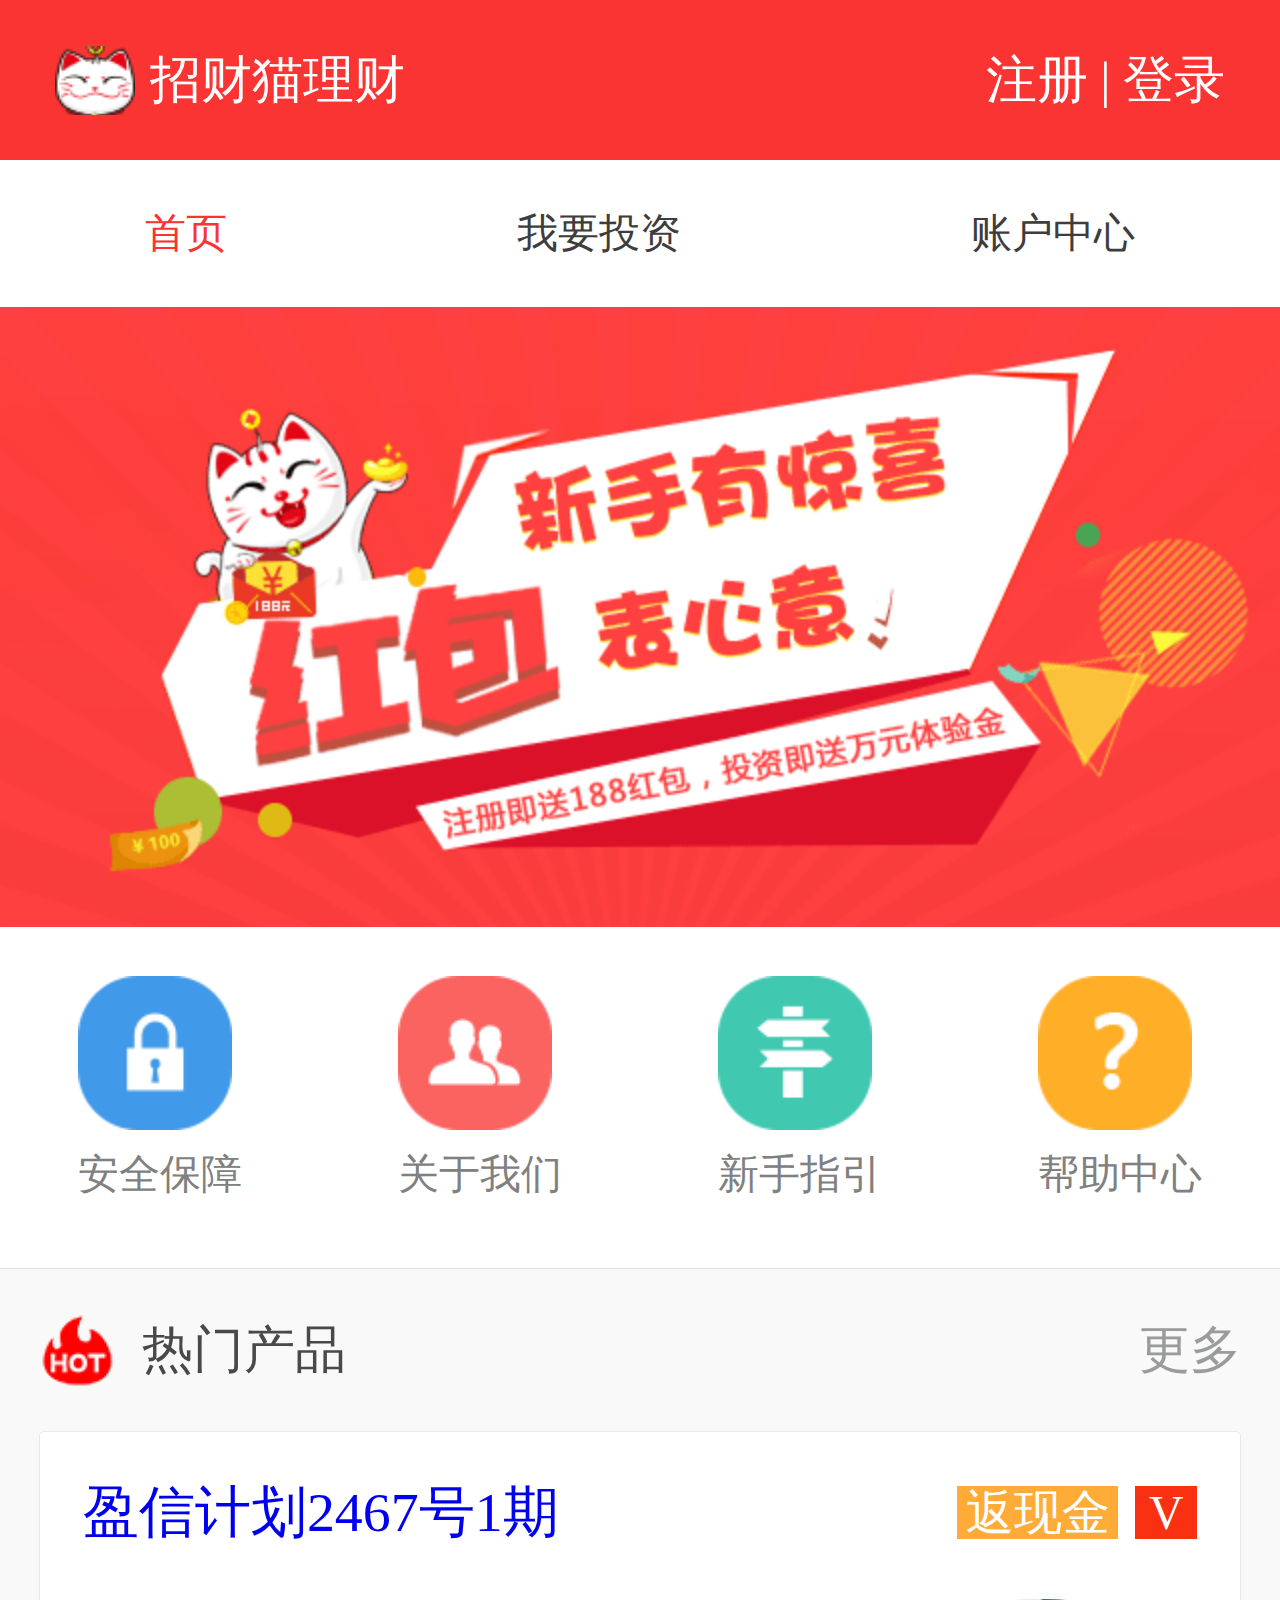
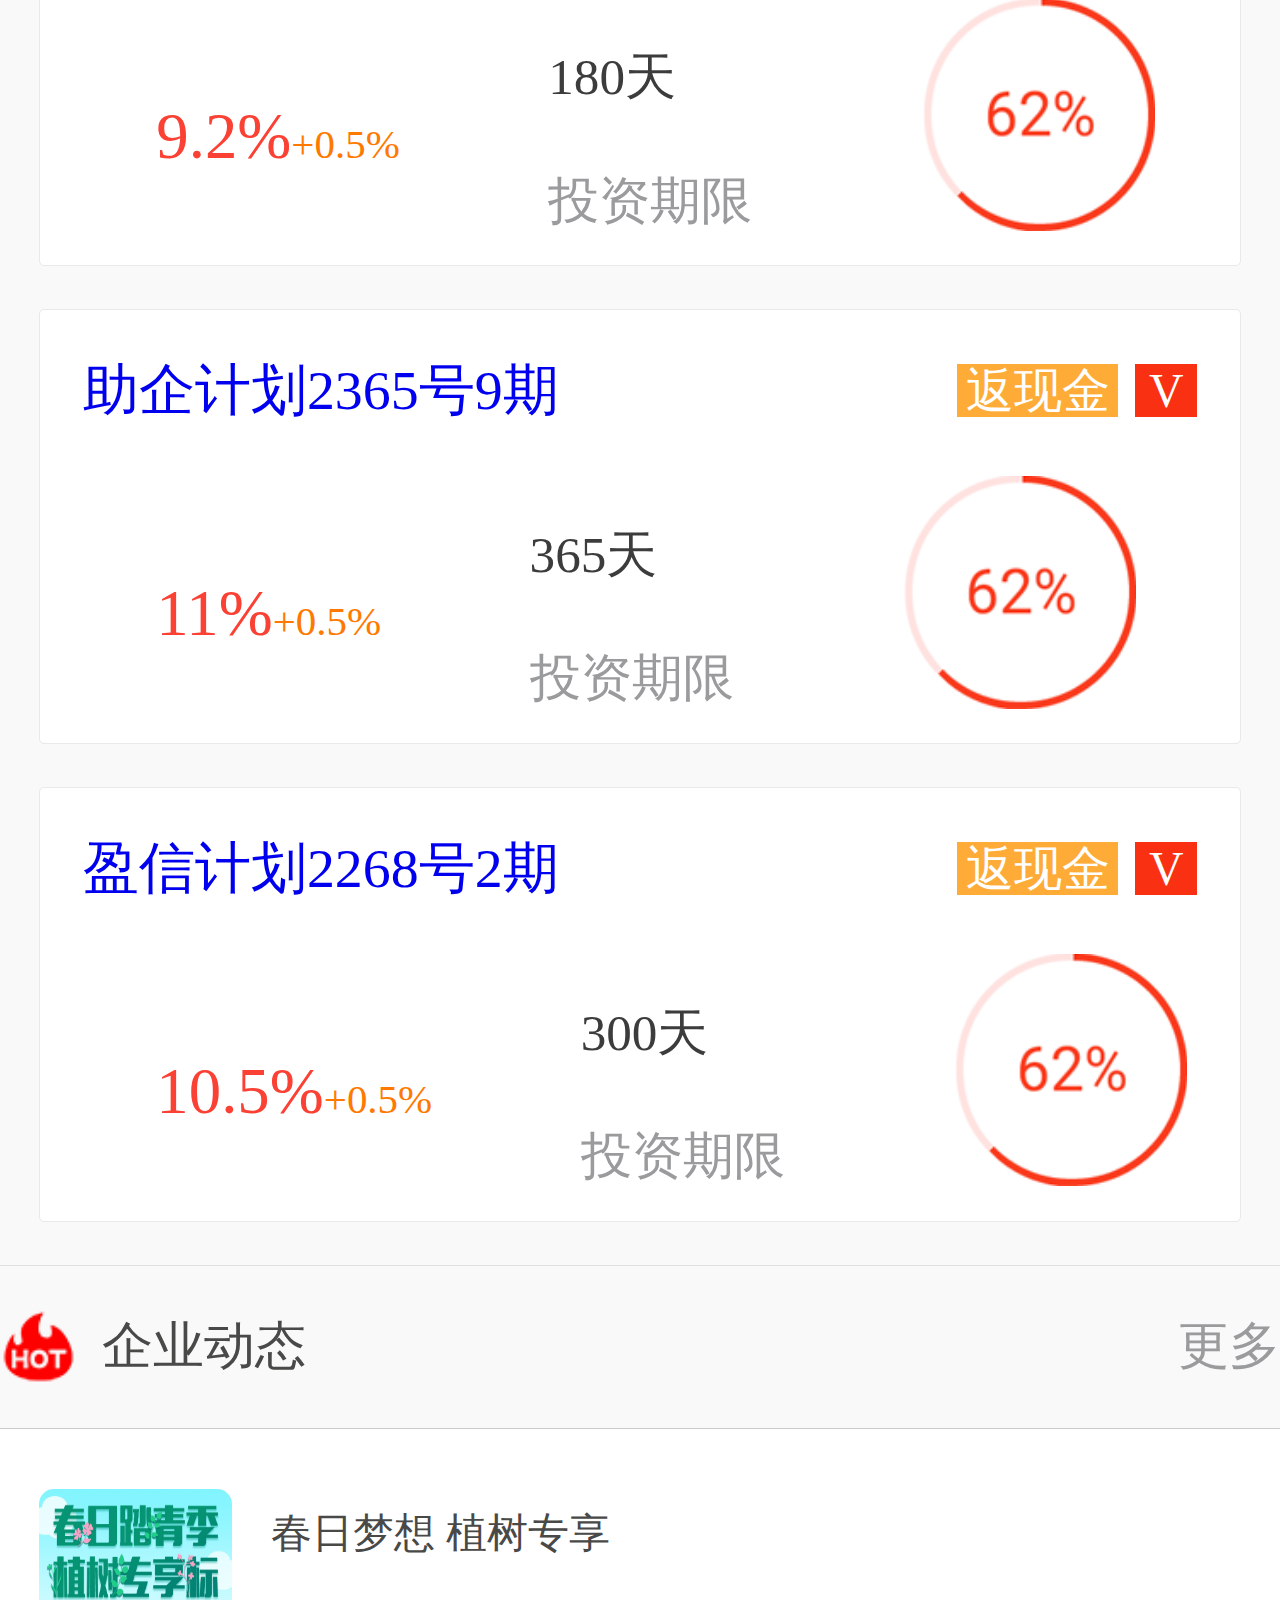
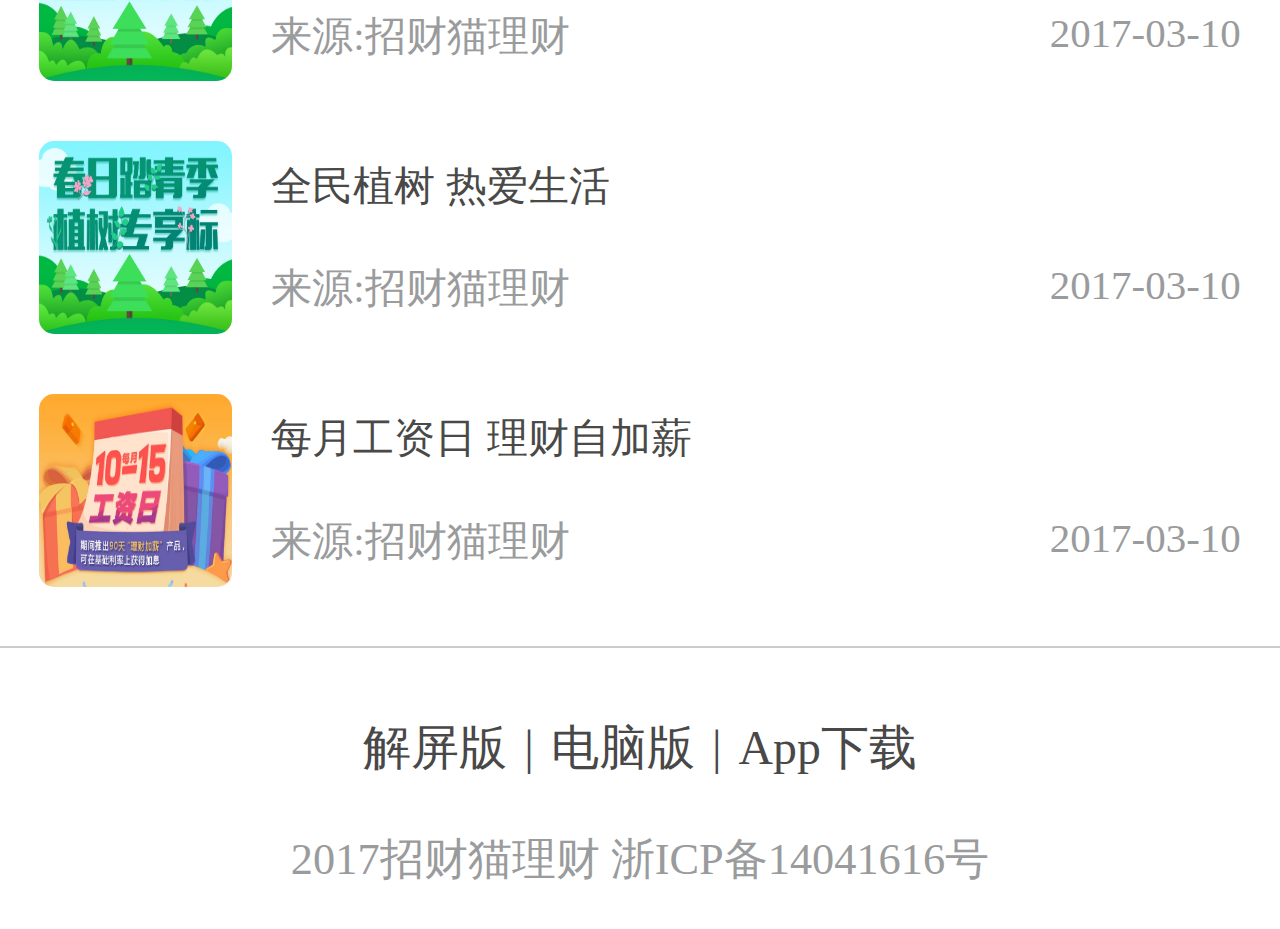
<file: index.html>
<!DOCTYPE html>
<html lang="en">

<head>
    <meta charset="UTF-8">
    <meta name="viewport" content="width=device-width, initial-scale=1.0">
    <title>招财猫</title>
    <link rel="stylesheet" href="./css/reset.css">
    <link rel="stylesheet" href="./css/index.css">
    <script>
        // rem适配
        window.onload = function () {
            let fs = document.documentElement.clientWidth * 75 / 750;
            document.querySelector("html").style.fontSize = fs + "px";
        }
    </script>
</head>

<body>
    <!-- header start -->
    <header>
        <div class="logo">
            <a href="#">
                <h1>招财猫理财</h1>
            </a>
        </div>
        <div class="loginArea">
            <a href="#">注册</a> | <a href="#">登录</a>
        </div>
    </header>
    <!-- header end -->

    <!-- topmenu start -->
    <div class="topmenu">
        <a class="current" href="#">首页</a>
        <a href="#">我要投资</a>
        <a href="#">账户中心</a>
    </div>
    <!-- topmenu end -->

    <!-- 轮播图 start -->
    <div class="swiper">
        <a href="#"><img src="./img/slider2.jpg" alt=""></a>
    </div>
    <!-- 轮播图 end -->

    <!-- nav start -->
    <div class="quicklinks">
        <a href="#">
            <img src="./img/home_ico_01.png" alt="">
            <p>安全保障</p>
        </a>
        <a href="#">
            <img src="./img/home_ico_02.png" alt="">
            <p>关于我们</p>
        </a>
        <a href="#">
            <img src="./img/home_ico_03.png" alt="">
            <p>新手指引</p>
        </a>
        <a href="#">
            <img src="./img/home_ico_04.png" alt="">
            <p>帮助中心</p>
        </a>
    </div>
    <!-- nav end -->

    <!-- 热门产品 start -->
    <div class="hot">
        <h2 class="product title"><span>热门产品</span><a href="#">更多</a></h2>
        <ul>
            <li>
                <div class="productName">
                    <a href="./detail.html">
                        <h3>盈信计划2467号1期</h3>
                    </a>
                    <span><i>返现金</i><em>V</em></span>
                </div>
                <div class="productInfo">
                    <div class="data"><em>9.2%</em><span>+0.5%</span></div>
                    <div class="date">
                        <em>180天</em>
                        <p>投资期限</p>
                    </div>
                    <div class="circle">
                        <img src="./img/cicle.png" alt="">
                    </div>
                </div>
            </li>
            <li>
                <div class="productName">
                    <a href="./detail.html">
                        <h3>助企计划2365号9期</h3>
                    </a>
                    <span><i>返现金</i><em>V</em></span>
                </div>
                <div class="productInfo">
                    <div class="data"><em>11%</em><span>+0.5%</span></div>
                    <div class="date">
                        <em>365天</em>
                        <p>投资期限</p>
                    </div>
                    <div class="circle">
                        <img src="./img/cicle.png" alt="">
                    </div>
                </div>
            </li>
            <li>
                <div class="productName">
                    <a href="./detail.html">
                        <h3>盈信计划2268号2期</h3>
                    </a>
                    <span><i>返现金</i><em>V</em></span>
                </div>
                <div class="productInfo">
                    <div class="data"><em>10.5%</em><span>+0.5%</span></div>
                    <div class="date">
                        <em>300天</em>
                        <p>投资期限</p>
                    </div>
                    <div class="circle">
                        <img src="./img/cicle.png" alt="">
                    </div>
                </div>
            </li>
        </ul>
    </div>
    <!-- 热门产品 end -->

    <!-- 企业动态 start -->
    <div class="new">
        <h2 class="product title"><span>企业动态</span><a href="#">更多</a></h2>
        <ul>
            <li>
                <a href="#">
                    <img src="./img/news20170310144045_植树节专享标题.jpg" alt="">
                    <div>
                        <h4>春日梦想 植树专享</h4>
                        <p><span>来源:招财猫理财</span><span>2017-03-10</span></p>
                    </div>
                </a>
            </li>
            <li>
                <a href="#">
                    <img src="./img/news20170310144045_植树节专享标题.jpg" alt="">
                    <div>
                        <h4>全民植树 热爱生活</h4>
                        <p><span>来源:招财猫理财</span><span>2017-03-10</span></p>
                    </div>
                </a>
            </li>
            <li>
                <a href="#">
                    <img src="./img/news20170309133946_工资日标题.jpg" alt="">
                    <div>
                        <h4>每月工资日 理财自加薪</h4>
                        <p><span>来源:招财猫理财</span><span>2017-03-10</span></p>
                    </div>
                </a>
            </li>
        </ul>
    </div>
    <!-- 企业动态 end -->


    <!-- foot start -->
    <div class="footer">
        <div class="links"><a href="#">解屏版</a><a href="#">|</a><a href="#">电脑版</a><a href="#">|</a><a href="#">App下载</a>
        </div>
        <div class="copyright">2017招财猫理财 浙ICP备14041616号</div>
    </div>
    <!-- foot end -->
</body>

</html>
</file>
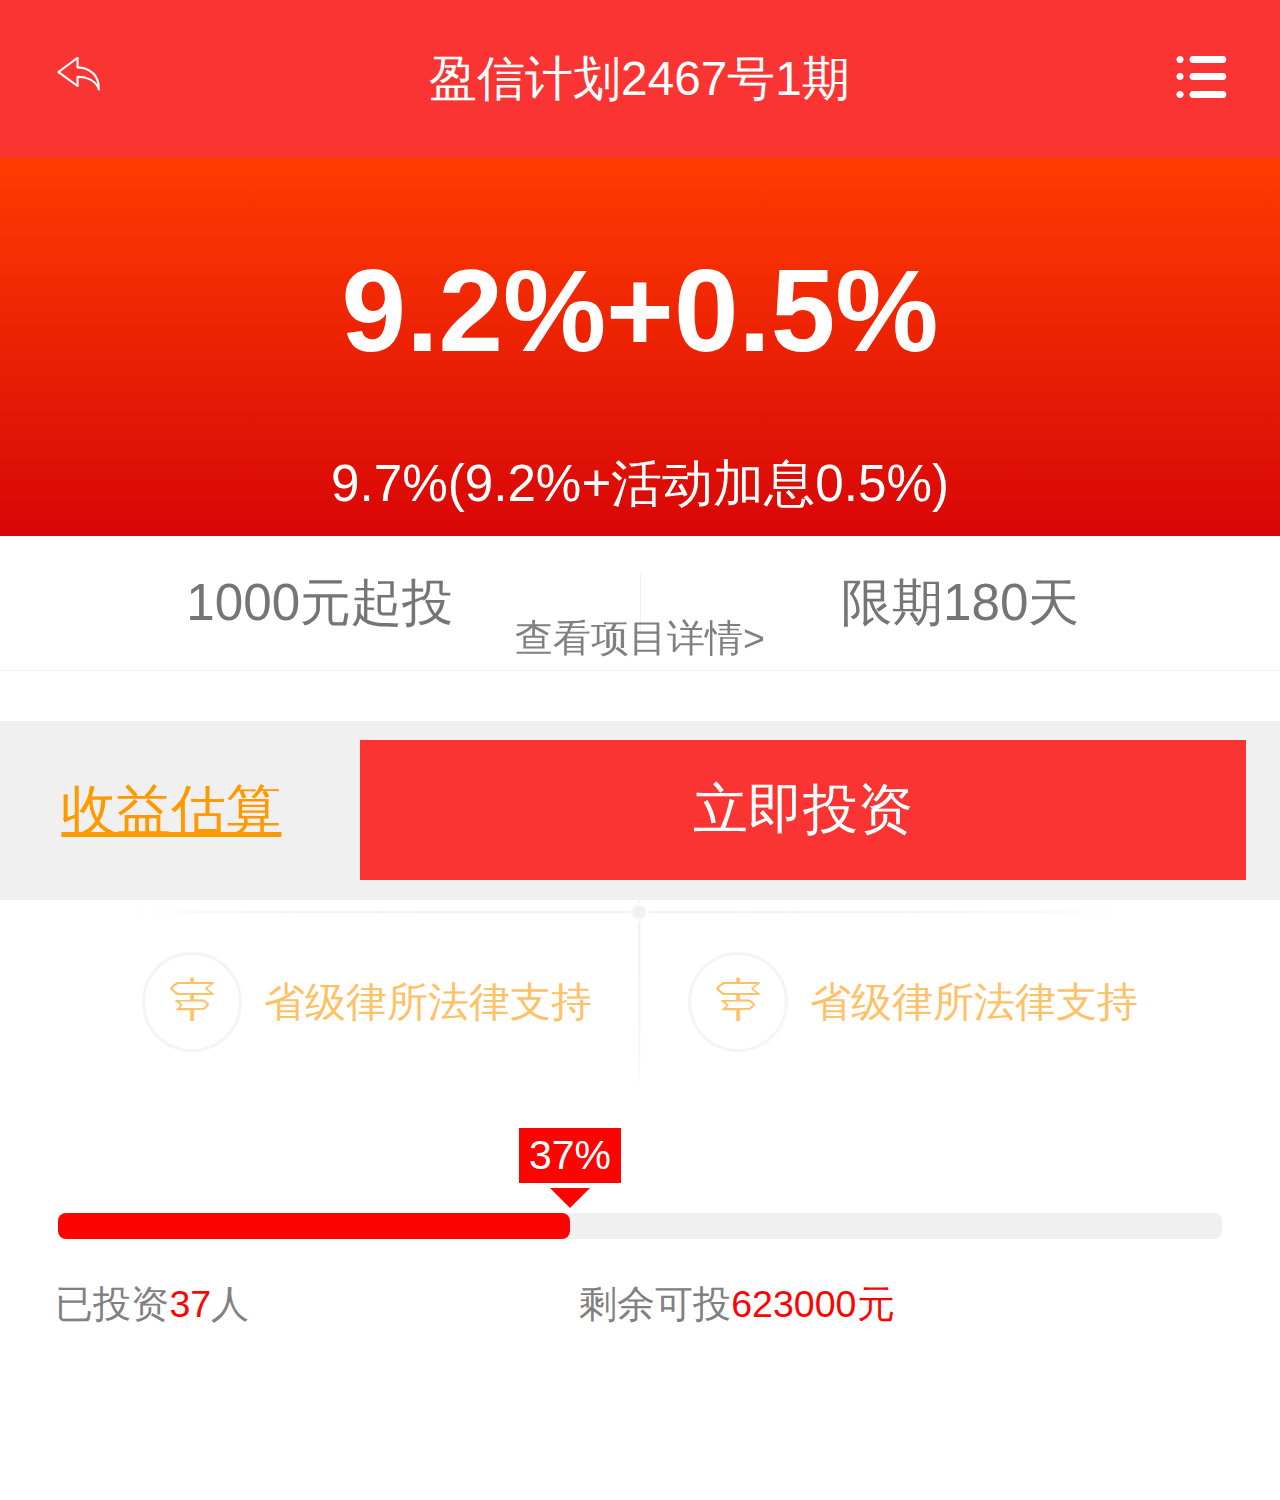
<file: detail.html>
<!DOCTYPE html>
<html lang="en">

<head>
    <meta charset="UTF-8">
    <meta name="viewport" content="width=device-width, initial-scale=1.0">
    <link rel="stylesheet" href="./css/detaicReset.css">
    <link rel="stylesheet" href="./css/iconfont.css">
    <link rel="stylesheet" href="./css/detail.css">
    <script>
        window.onload = function () {
            var fs = document.documentElement.clientWidth / 750 * 100;
            document.querySelector("html").style.fontSize = fs + "px";
        }
    </script>
    <!-- 
        rem适配的原理：  cssrem  调整基准是100
            大屏上面显示大盒子  小屏上面显示小盒子  等比缩放

        不要使用px做单位   rem   rem相对于html根标签的fontsize的大小的为基准的
            750屏  设置html的fs是100px        1rem = 100px
            375屏  设置html的fs是50px         1rem = 50px 
            320屏  设置html的fs是42.666666         1rem = 42.666666
     -->
    <title>详情页</title>
    <style>
        
    </style>
</head>

<body>
    <!-- top区域 start -->
    <header>
        <a href="./index.html"><i class="iconfont icon-fanhui"></i></a>
        <span>盈信计划2467号1期</span>
        <i id="menu" class="iconfont icon-caidan"></i>
    </header>
    <!-- top区域 end -->

    <div class="data">
        <p class="data1"><strong>9.2%+0.5%</strong></p>
        <p class="data2"><em>9.7%(9.2%+活动加息0.5%)</em></p>
    </div>

    <div class="support">
        <div class="keys">
            <span>1000元起投</span>
            <span>限期180天</span>
        </div>
        <div>
            <ul>
                <li>
                    <i class="iconfont icon-xinshouzhiyin "></i>省级律所法律支持
                </li>
                <li>
                    <i class="iconfont icon-xinshouzhiyin "></i>省级律所法律支持
                </li>
                <li>
                    <i class="iconfont icon-xinshouzhiyin "></i>省级律所法律支持
                </li>
                <li>
                    <i class="iconfont icon-xinshouzhiyin "></i>省级律所法律支持
                </li>
            </ul>
        </div>
    </div>

    <div class="process">
        <div class="pro-wrap">
            <!-- 真实的元素 -->
            <div class="pro-front"></div>
            <div class="pro-block">37%</div>
        </div>
        <p class="pro-info">
            <span>已投资<em>37</em>人</span>
            <span>剩余可投<em>623000<em>元</span>
        </p>
    </div>

    <div class="footerlink">
        <p><a href="">查看项目详情></a></p>
    </div>

    <footer>
        <a href="#" class="earnings">收益估算</a>
        <a href="#" class="investment">立即投资</a>
    </footer>

    <div class="mask" id="mask">
        <div class="nav">
            <a href="#">
                <i class="iconfont icon-zhuye"></i>
                <span>主页</span>
            </a>
            <a href="#">
                <i class="iconfont icon-suo"></i>
                <span>安全保障</span>
            </a>
            <a href="#">
                <i class="iconfont icon-touzi"></i>
                <span>我要投资</span>
            </a>
            <a href="#">
                <i class="iconfont icon-jiaruwomen"></i>
                <span>账户中心</span>
            </a>
        </div>
    </div>

    <script>
        // 得到蒙版和nav小导航
        let mask = document.getElementById("mask");
        // 得到菜单小按钮
        let menu = document.getElementById("menu");
        // 给按钮注册一个点击事件  
        // 当事件发生时  会调用后面的function(){}这个函数
        menu.onclick = function(){
            mask.style.display = "block";
        }
    </script>
</body>

</html>
</file>
<file: css/index.css>
/* -------- 顶部样式start -------- */
header{
    display: flex;
    justify-content: space-between;
    align-items: center;
    height: 1.253333rem;
    background-color: #fa3432;
    font-size: .4rem;
    padding: 0rem .426667rem 0rem .426667rem;
}
header a{
    color: #fff;
}
header .loginArea{
    color: #fff;
}
header .logo{
    /* height: .653333rem;
    line-height: .653333rem; */

    padding-left: .746667rem;
    background: url("../img/logo.png") no-repeat left center;
    background-size: .626667rem .653333rem;
}
header .logo h1{
    font-size: .4rem;
}
/* -------- 顶部样式end -------- */

/* -------- topmenu start -------- */
.topmenu{
    background-color: #fff;
    display: flex;
    justify-content: space-around;
    align-items: center;
    height: 1.146667rem;
    font-size: .32rem;
}
.topmenu a{
    color: #3e3d3d;
}
.topmenu .current{
    color: #fa3432;
}
/* -------- topmenu end -------- */

/* -------- 轮播图 start -------- */
.swiper{
    height: 4.84rem;
}
.swiper img{
    width: 100%;
}
/* -------- 轮播图 end -------- */

/* -------- nav start -------- */
.quicklinks{
    display: flex;
    justify-content: space-around;
    align-items: center;
    background-color: #fff;
    height: 2.666667rem;
}
.quicklinks a{
    color: #808080;
    font-size: .32rem;
}
.quicklinks a p{
    margin: .133333rem 0rem .133333rem 0rem;
}
.quicklinks a img{
    width: 1.2rem;
    height: 1.2rem;
}
/* -------- nav end -------- */



/* -------- 热门产品 start -------- */
.hot{
    border-top: 1px solid #e0e0df;
    padding: 0rem .306667rem 0rem .306667rem;
}
.hot .title{
    display: flex;
    justify-content: space-between;
    align-items: center;
    height: 1.266667rem;
    color: #494948;
    background-color: #f9f9f9;
    font-size: .4rem;
    padding-left: .8rem;
    background: url("../img/home_ico_09.png") no-repeat left center;
    background-size: .6rem .6rem;
}
.hot .title a{
    color: #9a9b9c;
}
.hot ul li{
    background-color: #fff;
    height: 3.4rem;
    margin-bottom: .333333rem;
    padding: .333333rem;
    border: 1px solid #e9e9e8;
    border-radius: 5px;
}
.hot ul li .productName{
    display: flex;
    justify-content: space-between;
    align-items: center;
    font-size: .373333rem;
}
.hot ul li .productInfo{
    display: flex;
    margin-top: .373333rem;
}
.hot ul li .productInfo .data{
    height: 1.813333rem;
    line-height: 1.813333rem;
    margin-left: .573333rem;
}
.hot ul li .productInfo .data em{
    font-size: .506667rem;
    color: #fb4034;
}
.hot ul li .productInfo .data span{
    font-size: .32rem;
    color: #ff7900;
}

.hot ul li .productInfo .date{
    height: 1.813333rem;
    padding-top: .346667rem;
    margin-left: 1.16rem;
    color: #9a9b9c;
    font-size: .4rem;
}
.hot ul li .productInfo .date em{
    color: #3d3c3c;
    display: block;
    margin-bottom: .426667rem;
}

.hot ul li .productInfo .circle{
    margin-left: 1.333333rem
}
.hot ul li .productInfo .circle img{
    width: 1.813333rem;
    height: 1.813333rem;
}
.hot ul li .productName span i{
    height: .4rem;
    width: .44rem;
    font-size: .373333rem;
    background-color: #ffab37;
    color: #fff;
    padding: 0rem .066667rem 0rem .066667rem;
}
.hot ul li .productName span em {
    width: .4rem;
    height: .4rem;
    font-size: .373333rem;
    background-color: #fa3012;
    color: #fff;
    padding: 0rem .106667rem 0rem .106667rem;
    margin-left: .133333rem;
}
/* -------- 热门产品 end -------- */


/* -------- 企业动态 start -------- */
.new{
    border-top: 1px solid #e0e0df;
    /* padding: 0rem .306667rem 0rem .306667rem; */
}
.new .title{
    display: flex;
    justify-content: space-between;
    align-items: center;
    height: 1.266667rem;
    color: #494948;
    background-color: #f9f9f9;
    font-size: .4rem;
    padding-left: .8rem;
    background: url("../img/home_ico_09.png") no-repeat left center;
    background-size: .6rem .6rem;
}
.new .title a{
    color: #9a9b9c;
}
.new ul{
    border-top: 1px solid #ccc;
    border-bottom: 1px solid #ccc;
    padding:.466667rem .306667rem 0rem .306667rem;
    background-color: #fff;
}

.new ul li{
    margin-bottom: .466667rem;
}
.new ul li a{
    height: 1.506667rem;
    display: flex;
    align-items: center;
    font-size: .32rem;
    color: #494948;
}
.new ul li a h4{
    margin-bottom: .373333rem;
}
.new ul li a div{
    flex: 1;
}
.new ul li a p{
    display: flex;
    color: #9a9b9c;
    justify-content: space-between;
}
.new ul li a img{
    width: 1.506667rem;
    height: 1.506667rem;
    margin-right: .306667rem;
    border-radius: 15px;
}
/* -------- 企业动态 end -------- */

/* -------- foot start -------- */
.footer {
    border-top: 1px solid #ccc;
    background-color: #fff;
    /* margin: 0.30666667rem 0rem 0rem 0rem; */
    height: 2.2rem;
    /* padding: 0.6rem 0rem 0rem 0rem; */
    text-align: center;
  }
  .footer .links {
    margin: 0rem 0rem 0.26666667rem 0rem;
  }
  .footer .links a {
    margin: 0rem 0.06666667rem 0rem 0.06666667rem;
    color: #494848;
    font-size: 0.37333333rem;
  }
  .footer .copyright {
    color: #9a9b9c;
    font-size: 0.34666667rem;
  }
/* -------- foot end -------- */
</file>
<file: css/iconfont.css>
@font-face {font-family: "iconfont";
  src: url('../font/iconfont.eot?t=1494812464862'); /* IE9*/
  src: url('../font/iconfont.eot?t=1494812464862#iefix') format('embedded-opentype'), /* IE6-IE8 */
  url('../font/iconfont.woff?t=1494812464862') format('woff'), /* chrome, firefox */
  url('../font/iconfont.ttf?t=1494812464862') format('truetype'), /* chrome, firefox, opera, Safari, Android, iOS 4.2+*/
  url('../font/iconfont.svg?t=1494812464862#iconfont') format('svg'); /* iOS 4.1- */
}

.iconfont {
  font-family:"iconfont" !important;
  font-size:16px;
  font-style:normal;
  -webkit-font-smoothing: antialiased;
  -moz-osx-font-smoothing: grayscale;
}

.icon-zhuye:before { content: "\3478"; }

.icon-vip:before { content: "\3434"; }

.icon-fanhui:before { content: "\f000c"; }

.icon-chongzhi:before { content: "\f029c"; }

.icon-wenti:before { content: "\f00bd"; }

.icon-shouji:before { content: "\e625"; }

.icon-tubiao3:before { content: "\e6e3"; }

.icon-caidan:before { content: "\e6dc"; }

.icon-iconfontzhuce:before { content: "\e639"; }

.icon-home:before { content: "\e6b8"; }

.icon-iconziti10:before { content: "\e613"; }

.icon-faxian:before { content: "\e623"; }

.icon-suo:before { content: "\e681"; }

.icon-shouji1:before { content: "\e795"; }

.icon-dianhua:before { content: "\e621"; }

.icon-icon02:before { content: "\e604"; }

.icon-liwu:before { content: "\e647"; }

.icon-shangjia:before { content: "\e65a"; }

.icon-chazhao:before { content: "\e65c"; }

.icon-jiarugouwuche:before { content: "\e640"; }

.icon-faxian1:before { content: "\e608"; }

.icon-re:before { content: "\e61d"; }

.icon-renzheng:before { content: "\e646"; }

.icon-gouwuche:before { content: "\e6ff"; }

.icon-saomiao:before { content: "\e669"; }

.icon-vip1:before { content: "\e680"; }

.icon-book:before { content: "\e60d"; }

.icon-xin:before { content: "\e60e"; }

.icon-xiaoxi:before { content: "\e628"; }

.icon-order:before { content: "\e614"; }

.icon-lock-fill:before { content: "\e615"; }

.icon-wode:before { content: "\e60f"; }

.icon-xiuli0:before { content: "\e776"; }

.icon-qidong:before { content: "\e66e"; }

.icon-touzi:before { content: "\e643"; }

.icon-huiyuan:before { content: "\e62f"; }

.icon-552cc60056679:before { content: "\e619"; }

.icon-qiandao:before { content: "\e977"; }

.icon-zhengmian:before { content: "\e601"; }

.icon-shouhuo:before { content: "\f000f"; }

.icon-iconset0204:before { content: "\e667"; }

.icon-gengduo:before { content: "\e627"; }

.icon-qianbao:before { content: "\e6e2"; }

.icon-wenhao:before { content: "\e62a"; }

.icon-shouye:before { content: "\e605"; }

.icon-pay:before { content: "\e622"; }

.icon-icon:before { content: "\e600"; }

.icon-artboard13:before { content: "\e7e0"; }

.icon-zhiyin:before { content: "\e651"; }

.icon-buoumaotubiao45:before { content: "\e629"; }

.icon-icon4:before { content: "\e60a"; }

.icon-jiaruwomen:before { content: "\e735"; }

.icon-weibiaoti--:before { content: "\e803"; }

.icon-mao:before { content: "\e5fb"; }

.icon-xinshouzhiyin:before { content: "\e648"; }

.icon-start:before { content: "\e66b"; }

.icon-dianhuaqia:before { content: "\e77c"; }

.icon-women:before { content: "\e606"; }
</file>
<file: css/detail.css>
body{
    height: 1500px; 
}
header{
    background-color: #fa3432;
    height: .92rem;
    display: flex;
    justify-content: space-between;
    align-items: center;
    font-size: .28rem;
    color: #fff;
    padding-left: .31rem;
    padding-right: .31rem;
}
header a{
    color: #fff;
}

header .iconfont{
    font-size: .3rem;
}
/* -------------- */
.data{
    height: 2.22rem;
    color: #fff;
    text-align: center;
    padding-top: .5rem;
    background: linear-gradient(to bottom,#ff3c01,#d80607);
}
.data .data1{
    font-size: .68rem;
    margin-bottom: .42rem;
}
.data .data2{
    font-size: .3rem;
}

/* ------------------- */
.support{ }
.support .keys{ 
    height: .79rem;
    font-size: .3rem;
    color: #757575;
    display: flex;
    justify-content: space-around;
    align-items: center;
    border-bottom: 1px solid #f1f0f0;
}
.support .keys span{
    width: 50%;
    text-align: center;
}
/* 选中第1个span */
.support .keys span:first-child{  
    border-right: 1px solid #f1f0f0;
}

/* ------------------------ */

.support ul{
    width: 6.4rem;
    height: 2.03rem;
    margin: .4rem auto 0rem;
    display: flex;
    flex-wrap: wrap;
    align-content: space-around;
    background: url("../img/detail_icon_bg.png") no-repeat;
    background-size: 100% 100%;
}
.support ul li{
    width: 50%;
    height: .55rem;
    line-height: .55rem;
    color: #ffc166;
    font-size: .24rem;
    text-align: center;
}
.support ul li .iconfont{
    display: inline-block;
    width: .55rem;
    height: .55rem;
    font-size: .26rem;
    border: 3px solid #f5f5f4;
    border-radius: 50%;
    margin-right: .13rem;
}

/* ------------------------ */
.process{
    margin-top: .75rem;
}

.process .pro-wrap{
    position: relative;
    width: 6.82rem;
    height: .15rem;
    margin: 0 auto;
    background-color: #f0f0f0;
    border-radius: 8px;
}
.process .pro-wrap .pro-front{
    position: absolute;
    top: 0;
    left: 0;
    width: 3rem;
    height: 0.15rem;
    background-color: #fb0502;
    border-radius: 8px;
}
.process .pro-wrap .pro-block{
    position: absolute; /* 此行代码此时就充当了参考点 */
    top: -0.5rem;
    left: 2.7rem;
    width: .6rem;
    height: .32rem;
    line-height: .32rem;
    text-align: center;
    color: #fff;
    background-color: #fb0502;
    font-size: .24rem;
}
/* 通过伪元素创建一个三角 */
.process .pro-wrap .pro-block:after{
    content: "";
    display: block;
    width: 0;
    height: 0;
    border: .12rem solid transparent;
    border-top: .12rem solid #fb0502;
    position: absolute;
    left: 50%;
    top: .35rem;
    /* CSS3中的属性  暂时了解  使用平移 */
    transform: translateX(-50%);
}

.process .pro-info{
    width: 6.85rem;
    margin: .25rem auto 0;
    display: flex;
    justify-content: space-between;
    align-items: center;
    color: #808080;
    font-size: .22rem;
}
.process .pro-info em{
    color: #fb0502;
}

/* ------------- */
.footerlink{
    position: fixed;
    bottom: 1.4rem;
    left: 0;
    right: 0;
    text-align: center;
}
.footerlink a{
    font-size: .22rem;
    color: #808080;
}
/* ------------- */
footer{
    position: fixed;
    bottom: 0rem;
    left: 0;
    right: 0;
    display: flex;
    justify-content: space-between;
    align-items: center;
    height: 1.05rem;
    padding-left: .36rem;
    padding-right: .2rem;
    background-color: #f0f0f0;
}
footer .earnings{
    color: #f90;
    font-size: .32rem;
    text-decoration: underline;
}
footer .investment{
    width: 5.19rem;
    height: .82rem;
    color: #fff;
    background-color: #fa3432;
    text-align: center;
    line-height: .82rem;
    font-size: .32rem;
}

/* -------- 蒙版 */
.mask{
    /* 没有设置参考点，就以body作为参考点 */
    /* 下面的5行代码就保证这个盒子完全盖住了手机屏幕 */
    position: absolute;
    /* top: 0; */
    top: .92rem;
    bottom: 0;
    left: 0;
    right: 0;
    background-color: rgba(0, 0, 0, .5);

    /*  默认是隐藏掉了 */
    display: none; 
}
.mask .nav{
    background-color: #fff;
    height: 1.2rem;
    display: flex;
    justify-content: space-around;
    align-items: center;
}
.mask .nav a{
    color: #f00;
    font-size: .28rem;
    width: 25%;
    border-right: 1px solid #ddd;
    text-align: center;
}
.mask .nav a .iconfont{
    display: block;
    font-size: .4rem;
    margin: 0 auto;
}
.mask .nav a:last-child{
    border-right: none;
}
</file>
<file: css/detaicReset.css>
html,
body,
ul,
li,
ol,
dl,
dd,
dt,
p,
h1,
h2,
h3,
h4,
h5,
h6,
form,
fieldset,
legend,
img,
div,
section,
footer,
header {
  margin: 0;
  padding: 0;
  box-sizing: border-box;
}
h1,
h2,
h3,
h4,
h5,
h6 {
  font-weight: normal;
}
fieldset,
img {
  border: none;
}
img {
  display: block;
}
address,
caption,
cite,
code,
dfn,
th,
var {
  font-style: normal;
  font-weight: normal;
}
ul,
ol {
  list-style: none;
}
input {
  padding-top: 0;
  padding-bottom: 0;
  font-family: "SimSun", "宋体";
}
input::-moz-focus-inner {
  border: none;
  padding: 0;
}
select,
input {
  vertical-align: middle;
}
select,
input,
textarea {
  font-size: 12px;
  margin: 0;
}
input[type="text"],
input[type="password"],
textarea {
  outline-style: none;
  -webkit-appearance: none;
}
textarea {
  resize: none;
}
input,
textarea {
  background: none;
  border: none;
}
table {
  border-collapse: collapse;
}
body {
  color: #333;
  font: 12px/1.2 "微软雅黑", "SimSun", "Arial Narrow", HELVETICA;
  background: #fff;
}
a {
  text-decoration: none;
}
em,
i {
  font-style: normal;
}
html {
  font-size: 100px;
}
body {
  background-color: #f9f9f9;
}
body {
  background-color: #fff;
}
</file>
